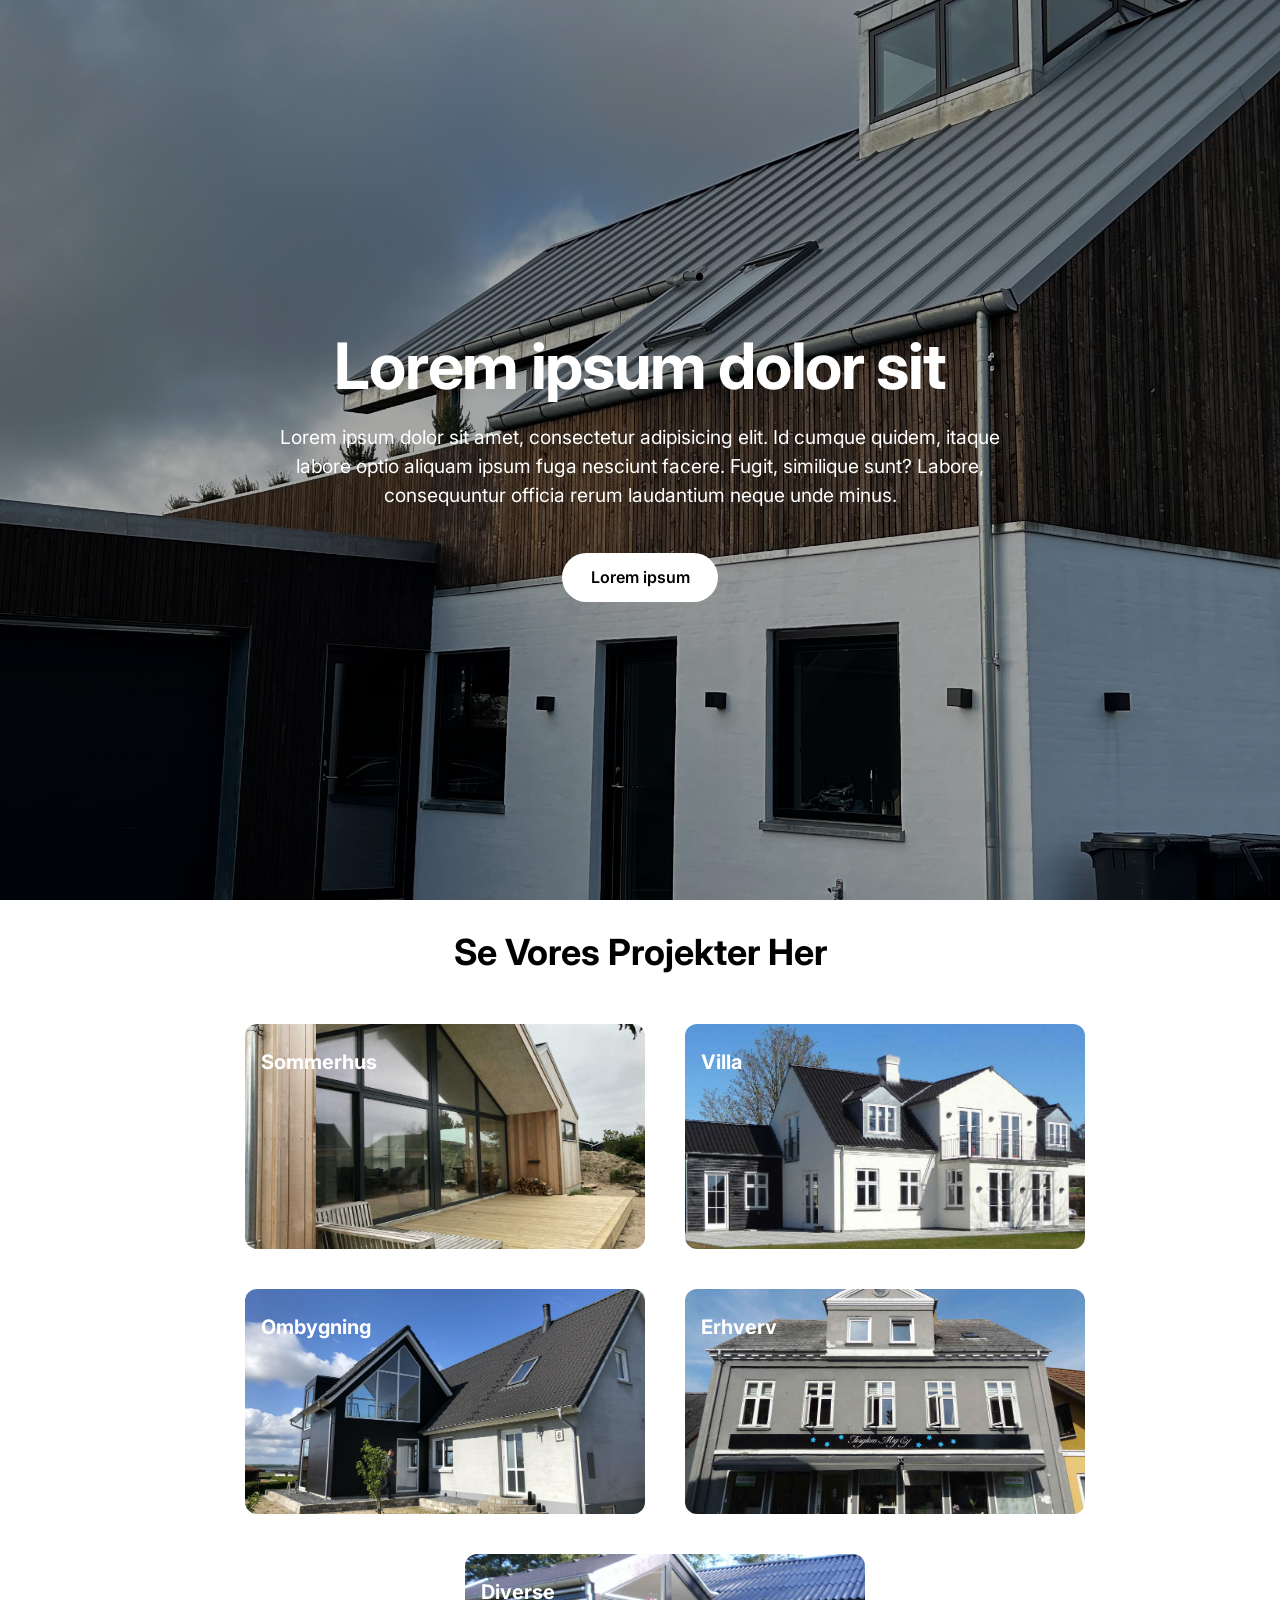
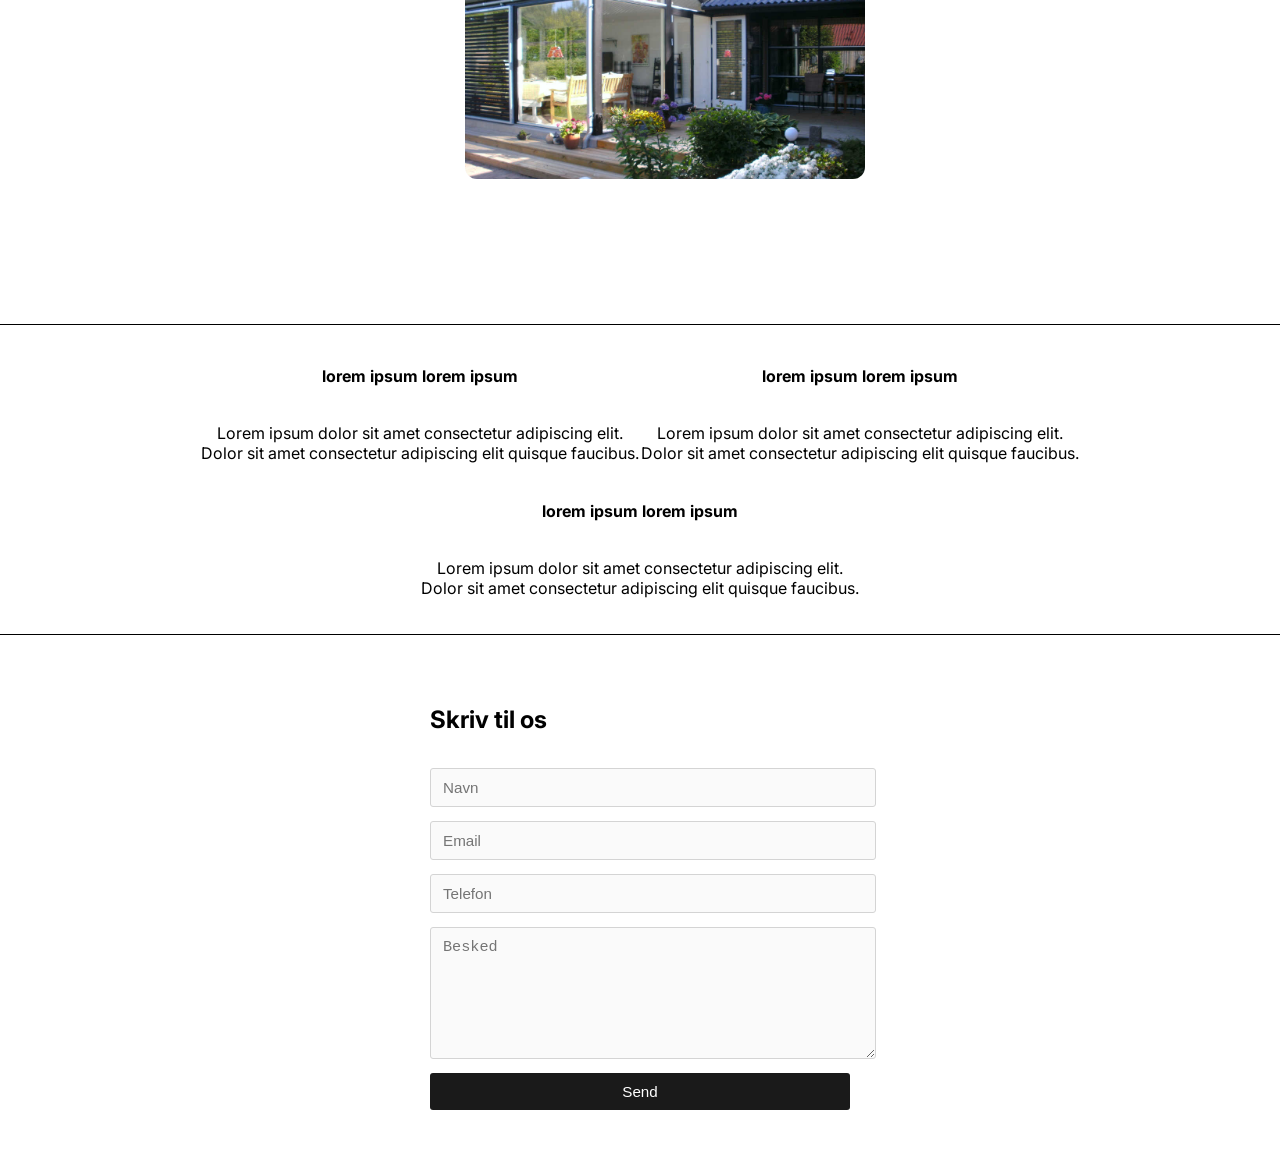
<file: index.html>
<!DOCTYPE html>
<html lang="en">
<head>
    <meta charset="UTF-8">
    <meta name="viewport" content="width=device-width, initial-scale=1.0">
    <title>Document</title>
    <link rel="stylesheet" href="style.css">
</head>
<body>
    <section class="hero">
        <div class="heroouter">
            <div class="heroinner">
                <h1>
                    Lorem ipsum dolor sit
                </h1>
                <p>
                    Lorem ipsum dolor sit amet, consectetur adipisicing elit. Id cumque quidem, itaque labore optio aliquam ipsum fuga nesciunt facere. Fugit, similique sunt? Labore, consequuntur officia rerum laudantium neque unde minus.
                </p>
                <a href="">Lorem ipsum</a>
            </div>
        </div>
    </section>
    <section class="projects-sect">
        <div class="projects-title-div">
            <h2 class="projects-title">
                Se Vores Projekter Her
            </h2>
        </div>
        <div class="projects">

        <a href="" style="text-decoration: none;">
            <div class="project-card">
                <img src="images/house1.jpg" alt="Ombygning" class="project-image">
            <div class="project-title-container">
                <h4>Sommerhus</h4>
                <svg class="project-card-arrow" xmlns="http://www.w3.org/2000/svg" viewBox="0 0 24 24" fill="currentColor">
                    <path d="M1.99974 13.0001L1.9996 11.0002L18.1715 11.0002L14.2218 7.05044L15.636 5.63623L22 12.0002L15.636 18.3642L14.2218 16.9499L18.1716 13.0002L1.99974 13.0001Z"></path>
                </svg>
            </div>
            </div>
        </a>

        <a href="" style="text-decoration: none;">
            <div class="project-card">
                <img src="images/house2.jpg" alt="Ombygning" class="project-image">
            <div class="project-title-container">
                <h4>Villa</h4>
                <svg class="project-card-arrow" xmlns="http://www.w3.org/2000/svg" viewBox="0 0 24 24" fill="currentColor">
                    <path d="M1.99974 13.0001L1.9996 11.0002L18.1715 11.0002L14.2218 7.05044L15.636 5.63623L22 12.0002L15.636 18.3642L14.2218 16.9499L18.1716 13.0002L1.99974 13.0001Z"></path>
                </svg>
            </div>
            </div>
        </a>

        <a href="" style="text-decoration: none;">
            <div class="project-card">
                <img src="images/house3.jpg" alt="Ombygning" class="project-image">
            <div class="project-title-container">
                <h4>Ombygning</h4>
                <svg class="project-card-arrow" xmlns="http://www.w3.org/2000/svg" viewBox="0 0 24 24" fill="currentColor">
                    <path d="M1.99974 13.0001L1.9996 11.0002L18.1715 11.0002L14.2218 7.05044L15.636 5.63623L22 12.0002L15.636 18.3642L14.2218 16.9499L18.1716 13.0002L1.99974 13.0001Z"></path>
                </svg>
            </div>
            </div>
        </a>


        <a href="" style="text-decoration: none;">
            <div class="project-card">
                <img src="images/house4.jpg" alt="Ombygning" class="project-image">
            <div class="project-title-container">
                <h4>Erhverv</h4>
                <svg class="project-card-arrow" xmlns="http://www.w3.org/2000/svg" viewBox="0 0 24 24" fill="currentColor">
                    <path d="M1.99974 13.0001L1.9996 11.0002L18.1715 11.0002L14.2218 7.05044L15.636 5.63623L22 12.0002L15.636 18.3642L14.2218 16.9499L18.1716 13.0002L1.99974 13.0001Z"></path>
                </svg>
            </div>
            </div>
        </a>

        <a href="" style="text-decoration: none;">
            <div class="project-card">
                <img src="images/house5.jpg" alt="Ombygning" class="project-image">
            <div class="project-title-container">
                <h4>Diverse</h4>
                <svg class="project-card-arrow" xmlns="http://www.w3.org/2000/svg" viewBox="0 0 24 24" fill="currentColor">
                    <path d="M1.99974 13.0001L1.9996 11.0002L18.1715 11.0002L14.2218 7.05044L15.636 5.63623L22 12.0002L15.636 18.3642L14.2218 16.9499L18.1716 13.0002L1.99974 13.0001Z"></path>
                </svg>
            </div>
            </div>
        </a>
        </div>
    </section>
    
  <section>
    <div class="us">
      <div class="text-box">
       <h4>lorem ipsum lorem ipsum</h4>
       <p>
        
          Lorem ipsum dolor sit amet consectetur adipiscing elit. Dolor sit amet consectetur adipiscing elit quisque faucibus. 
       </p>
      </div>
      <div class="text-box">
       <h4>lorem ipsum lorem ipsum</h4>
       <p>
          Lorem ipsum dolor sit amet consectetur adipiscing elit. Dolor sit amet consectetur adipiscing elit quisque faucibus.
       </p>
      </div>
      <div class="text-box">
       <h4>lorem ipsum lorem ipsum</h4>
       <p>
       Lorem ipsum dolor sit amet consectetur adipiscing elit. Dolor sit amet consectetur adipiscing elit quisque faucibus.
       </p>
      </div>
    </div>
    </section>
    
    <section class="Kontakt">
<form id="contact-form">
    <h2>Skriv til os</h2>
  <input type="text" name="name" placeholder="Navn" required />
  <input type="email" name="email" placeholder="Email" required />
  <input type="tel" name="phone" placeholder="Telefon" required />
  <textarea name="message" placeholder="Besked" required></textarea>
  <button type="submit">Send</button>
</form>

<div id="status"></div>

<script>
document.getElementById("contact-form").addEventListener("submit", async (e) => {
  e.preventDefault();

  const form = e.target;

  const data = {
    name: form.name.value,
    email: form.email.value,
    phone: form.phone.value,
    message: form.message.value
  };

  const status = document.getElementById("status");
  status.textContent = "Sender...";

  try {
    const res = await fetch("https://rough-sun-c41c.antonyderskov.workers.dev/", {
      method: "POST",
      headers: { "Content-Type": "application/json" },
      body: JSON.stringify(data)
    });

    const text = await res.text();
    status.textContent = text;
  } catch (err) {
    status.textContent = "Der opstod en fejl.";
  }
});
</script>
    </section>

</body>
</html>
</file>
<file: style.css>
@import url('https://fonts.googleapis.com/css2?family=Inter:ital,opsz,wght@0,14..32,100..900;1,14..32,100..900&display=swap');
@import url('https://fonts.googleapis.com/css2?family=Inter:ital,opsz,wght@0,14..32,100..900;1,14..32,100..900&family=Poppins:ital,wght@0,100;0,200;0,300;0,400;0,500;0,600;0,700;0,800;0,900;1,100;1,200;1,300;1,400;1,500;1,600;1,700;1,800;1,900&display=swap');

body{
    margin: 0;
    padding: 0;
    box-sizing: border-box;
    font-family: inter, sans-serif;
    overflow-x: hidden;
}



.heroouter {
  background:
    linear-gradient(
      rgba(0, 0, 0, 0.35),
      rgba(0, 0, 0, 0.35)
    ),
    url(images/house.jpg) center / cover no-repeat;

  width: 100vw;
  height: 100dvh;
  display: flex;
  align-items: center;
  justify-content: center;
  text-align: center;
  color: #fff;
}

.heroinner {
  max-width: 720px;
  padding: 2.5rem 2rem;
}
.heroinner h1 {
    font-size: clamp(2rem, 6vw, 4rem); /* scales with viewport width */
  margin-bottom: 1rem;
  font-weight: 700;
  letter-spacing: -0.02em;
}

.heroinner p{
    font-size: clamp(1rem, 3vw, 1.2rem);
    line-height: 1.5;
}

.heroinner a {
  display: inline-block;
  padding: 0.9rem 1.8rem;
  background: #fff;
  color: #000;
  text-decoration: none;
  font-weight: 600;
  border-radius: 999px;
  transition: transform 0.2s ease, box-shadow 0.2s ease;
  margin: 24px;
}

.heroinner a:hover {
    transform: translateY(-2px);
    box-shadow: 0 10px 25px rgba(0,0,0,0.3);
}
.project-card {
  position: relative;
  width: 400px;
  height: 225px;
  margin: 20px;
  overflow: hidden;
  cursor: pointer;
  border-radius: 12px;
}

.project-card img.project-image {
  width: 100%;
  height: 100%;
  object-fit: cover;
  display: block;
  transition: transform 0.3s ease;
}

.project-card:hover img.project-image {
  transform: scale(1.05);
}

.project-title-container {
  position: absolute;
  display: flex;
  justify-content: space-between;
  top: 0;
  left: 0;
  width: 100%;
  padding: 0 16px 12px;
  display: flex;
  align-items: flex-end;
  color: #fff;
  font-size: 20px;
}
.project-card-arrow {
  height: 32px;
  vertical-align: middle;
  margin-left: auto;
  transform: translateX(-75px);
  opacity: 0;
  transition: all 0.3s ease;
  margin: 20px 0;

}

.project-card:hover .project-card-arrow {
  opacity: 1;
  transform: translateX(-25px);
}
.projects-title-div{
    width: 100%;
    text-align: center;
    font-size: 24px;
}

.projects{
    display: flex;
    flex-direction: row;
    flex-wrap: wrap;
    justify-content: center;
    width: 100%;
    padding: 0 25px;
    max-width: 1320px;
    margin: auto;
}
.projects-sect{
  padding: 0 0 75px;
}


.us{
  display: flex;
  width: 100%;
  max-width: 1320px;
  justify-content: center;
  margin: 50px auto;
  border-top: 1px solid black;
  border-bottom: 1px solid black;
  padding: 20px 0;
  flex-wrap: wrap;
}
.text-box{
  display: flex;
  text-align: center;
  max-width: 440px;
  flex-direction: column;
}

.kontakt{
  display: flex;
  justify-content: center;
}


form {
  max-width: 420px;
  margin: 40px auto;
  display: flex;
  flex-direction: column;
  gap: 14px; 
}


input,
textarea {
  width: 100%;
  padding: 10px 12px;
  font-size: 0.95rem;
  border: 1px solid #d4d4d4;
  border-radius: 3px;
  background: #fafafa;
  color: #1a1a1a;
  transition: border-color 0.2s, background 0.2s;
}

input:focus,
textarea:focus {
  background: #fff;
  border-color: #111;
  outline: none;
}

/* Textarea */
textarea {
  min-height: 110px; 
  resize: vertical;
}


button {
  padding: 10px;
  font-size: 0.95rem;
  font-weight: 500;
  background: #1a1a1a;
  color: white;
  border: none;
  border-radius: 3px;
  cursor: pointer;
  transition: background 0.2s, opacity 0.1s;
}

button:hover {
  background: #000;
}

button:active {
  opacity: 0.85;
}


#status {
  margin-top: 6px;
  text-align: center;
  font-size: 0.9rem;
  color: #333;
}

@media (max-width: 600px) {
    .projects{
        padding: 0;
    }
    .background-image{
      padding: 25px;
    }
}
</file>
